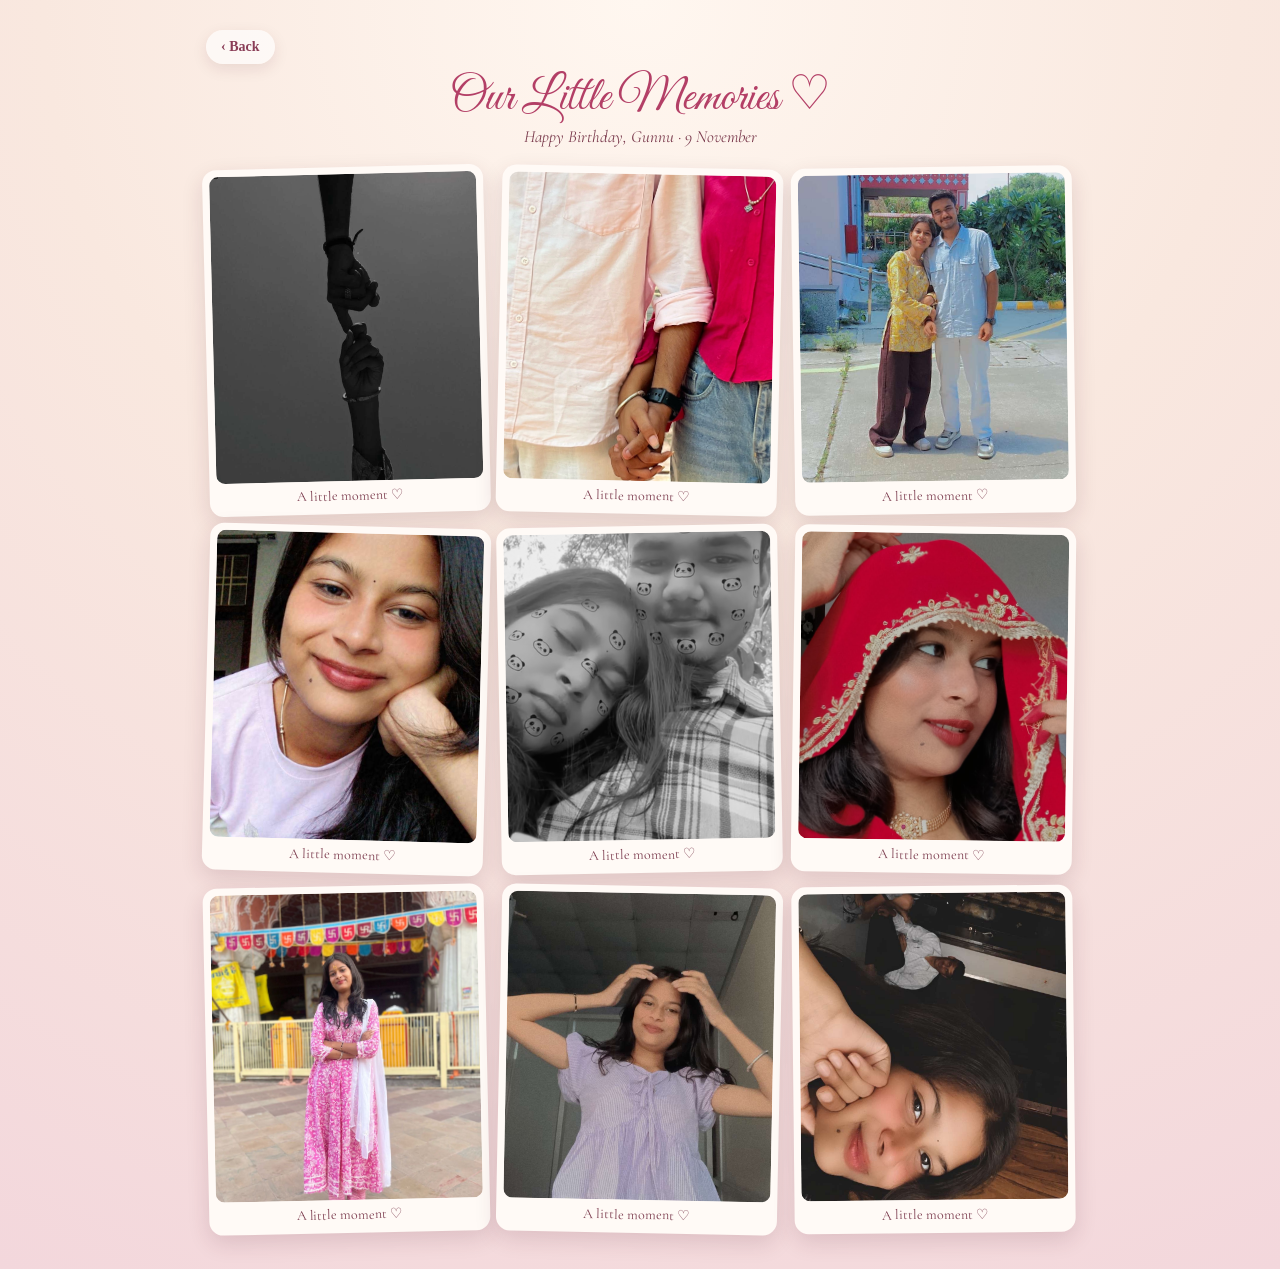
<file: photos.html>
<!doctype html>
<html lang="en"><head><meta charset="UTF-8"><meta name="viewport" content="width=device-width,initial-scale=1,viewport-fit=cover"><title>Gunnu ♡ Our Memories</title>
<link rel="preconnect" href="https://fonts.googleapis.com"><link rel="preconnect" href="https://fonts.gstatic.com" crossorigin><link href="https://fonts.googleapis.com/css2?family=Great+Vibes&family=Cormorant+Garamond:ital,wght@0,500;0,600;1,500&display=swap" rel="stylesheet">
<style>
*{box-sizing:border-box}body{margin:0;min-height:100vh;background:radial-gradient(circle at 50% 0%,#fff7f0 0,#f9e8df 42%,#f3d7dc 100%);color:#7d3e50;font-family:"Cormorant Garamond",Georgia,serif}.page{max-width:900px;margin:auto;padding:30px 16px 36px}.back{border:0;background:rgba(255,255,255,.65);color:#8a3d57;border-radius:999px;padding:9px 15px;font:600 14px Georgia;box-shadow:0 5px 15px rgba(80,20,40,.1);cursor:pointer}.title{text-align:center;margin:10px 0 4px;font:normal 48px/1 "Great Vibes",cursive;color:#b33f66}.sub{text-align:center;margin:0 0 20px;font-size:17px;font-style:italic}.grid{display:grid;grid-template-columns:repeat(3,1fr);gap:12px}.card{margin:0;background:#fffaf6;padding:7px 7px 10px;border-radius:14px;box-shadow:0 8px 22px rgba(80,20,40,.14);transform:rotate(var(--r));cursor:pointer;transition:transform .25s ease}.card:nth-child(1){--r:-1.4deg}.card:nth-child(2){--r:1.2deg}.card:nth-child(3){--r:-.8deg}.card:nth-child(4){--r:1.5deg}.card:nth-child(5){--r:-1deg}.card:nth-child(6){--r:.8deg}.card:nth-child(7){--r:-1.2deg}.card:nth-child(8){--r:1.1deg}.card:nth-child(9){--r:-.6deg}.card:hover{transform:rotate(0) scale(1.025)}.card img{display:block;width:100%;aspect-ratio:1/1.15;object-fit:cover;border-radius:9px}.caption{text-align:center;font-size:14px;margin-top:6px}.lightbox{position:fixed;inset:0;background:rgba(35,10,22,.93);display:none;align-items:center;justify-content:center;padding:18px;z-index:20}.lightbox.open{display:flex}.lightbox img{max-width:94vw;max-height:88vh;object-fit:contain;border-radius:14px}.close{position:absolute;right:15px;top:15px;border:0;border-radius:50%;width:40px;height:40px;background:#fff;color:#7d3e50;font-size:25px;cursor:pointer}@media(max-width:600px){.page{padding:20px 10px 25px}.title{font-size:42px}.grid{gap:7px}.card{padding:4px 4px 7px;border-radius:10px}.card img{border-radius:7px}.caption{font-size:11px}}
</style></head><body><main class="page"><button class="back" onclick="location.href='tree.html'">‹ Back</button><h1 class="title">Our Little Memories ♡</h1><p class="sub">Happy Birthday, Gunnu · 9 November</p><section class="grid"><figure class="card" data-src="./photo-01.jpeg"><img src="./photo-01.jpeg" alt="Gunnu memory 1" loading="eager"><figcaption class="caption">A little moment ♡</figcaption></figure><figure class="card" data-src="./photo-02.jpeg"><img src="./photo-02.jpeg" alt="Gunnu memory 2" loading="eager"><figcaption class="caption">A little moment ♡</figcaption></figure><figure class="card" data-src="./photo-03.jpeg"><img src="./photo-03.jpeg" alt="Gunnu memory 3" loading="eager"><figcaption class="caption">A little moment ♡</figcaption></figure><figure class="card" data-src="./photo-04.jpeg"><img src="./photo-04.jpeg" alt="Gunnu memory 4" loading="eager"><figcaption class="caption">A little moment ♡</figcaption></figure><figure class="card" data-src="./photo-05.jpeg"><img src="./photo-05.jpeg" alt="Gunnu memory 5" loading="eager"><figcaption class="caption">A little moment ♡</figcaption></figure><figure class="card" data-src="./photo-06.jpeg"><img src="./photo-06.jpeg" alt="Gunnu memory 6" loading="eager"><figcaption class="caption">A little moment ♡</figcaption></figure><figure class="card" data-src="./photo-07.jpeg"><img src="./photo-07.jpeg" alt="Gunnu memory 7" loading="eager"><figcaption class="caption">A little moment ♡</figcaption></figure><figure class="card" data-src="./photo-08.jpeg"><img src="./photo-08.jpeg" alt="Gunnu memory 8" loading="eager"><figcaption class="caption">A little moment ♡</figcaption></figure><figure class="card" data-src="./photo-09.jpeg"><img src="./photo-09.jpeg" alt="Gunnu memory 9" loading="eager"><figcaption class="caption">A little moment ♡</figcaption></figure></section></main><div class="lightbox" id="lb"><button class="close" id="close">×</button><img id="big" alt="Gunnu memory"></div><script>const lb=document.getElementById('lb'),big=document.getElementById('big');document.querySelectorAll('.card').forEach(c=>c.onclick=()=>{big.src=c.dataset.src;lb.classList.add('open')});document.getElementById('close').onclick=()=>lb.classList.remove('open');lb.onclick=e=>{if(e.target===lb)lb.classList.remove('open')};</script></body></html>
</file>
